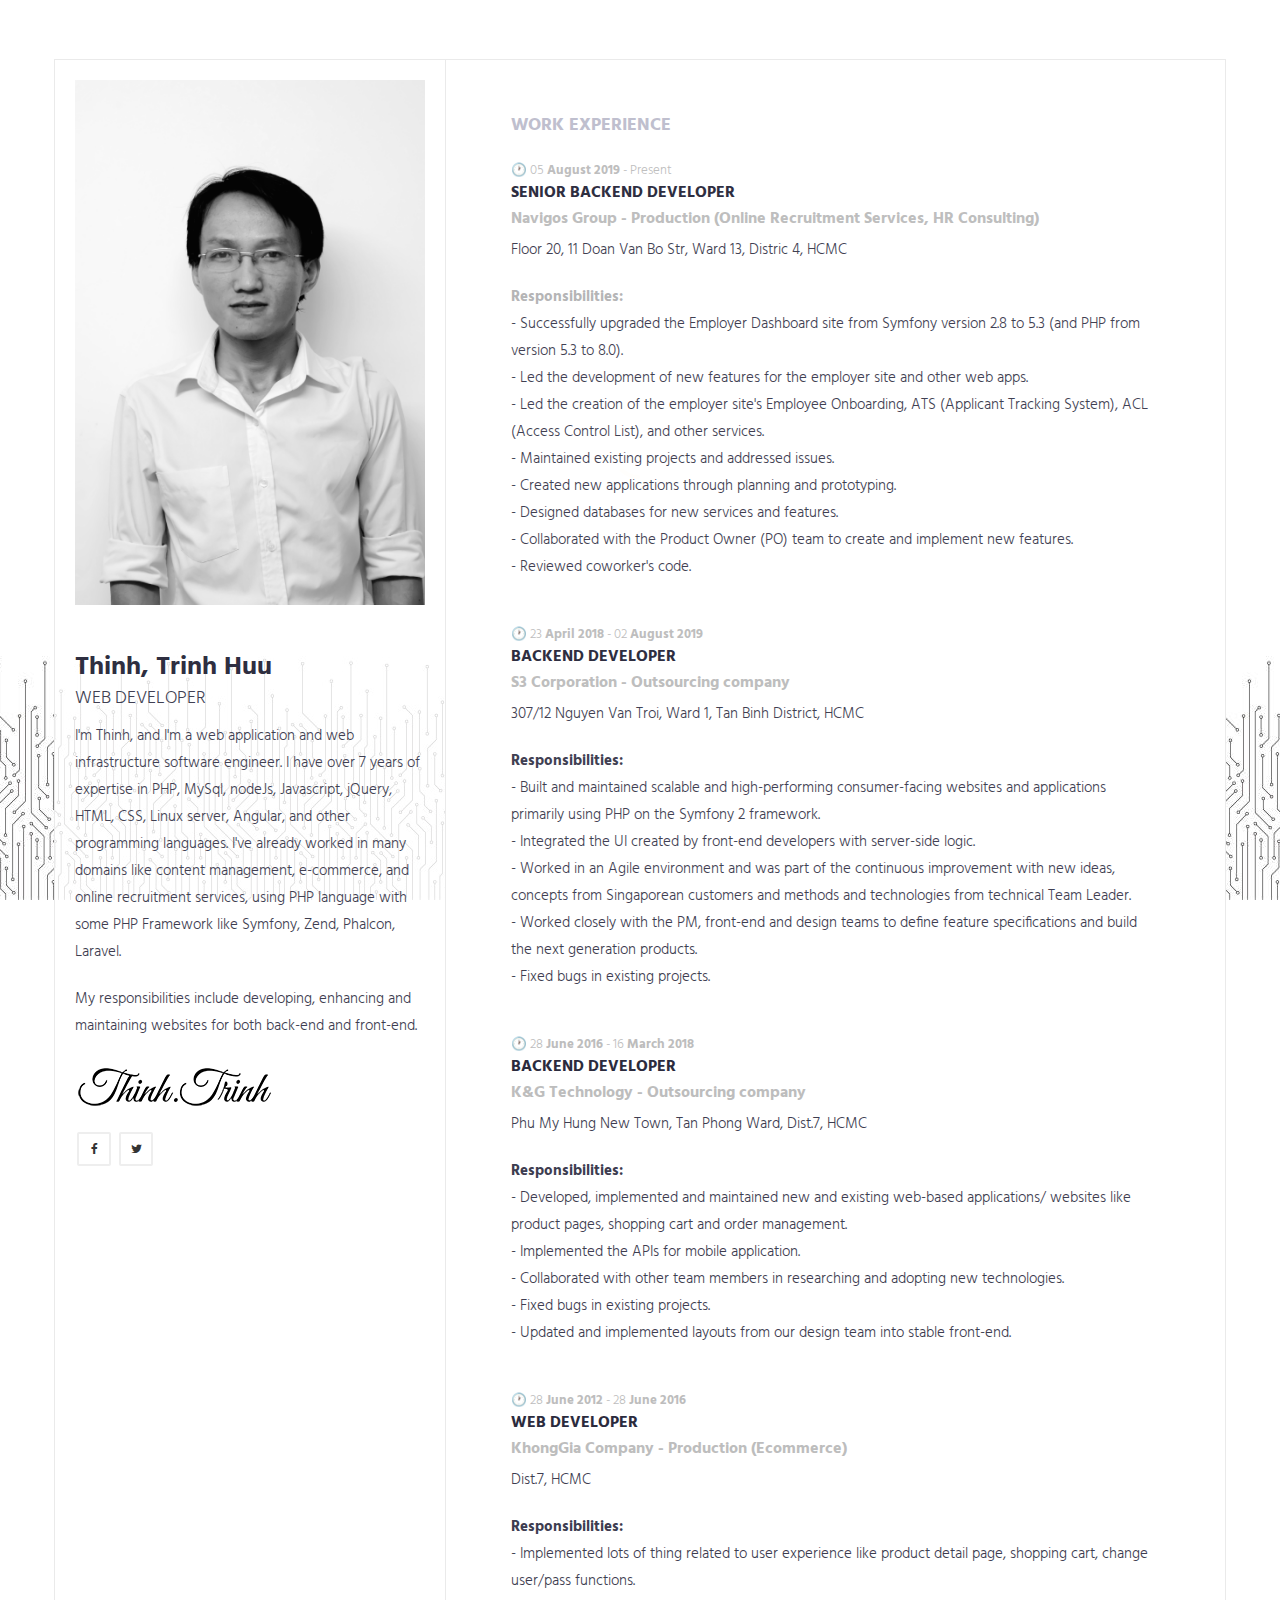
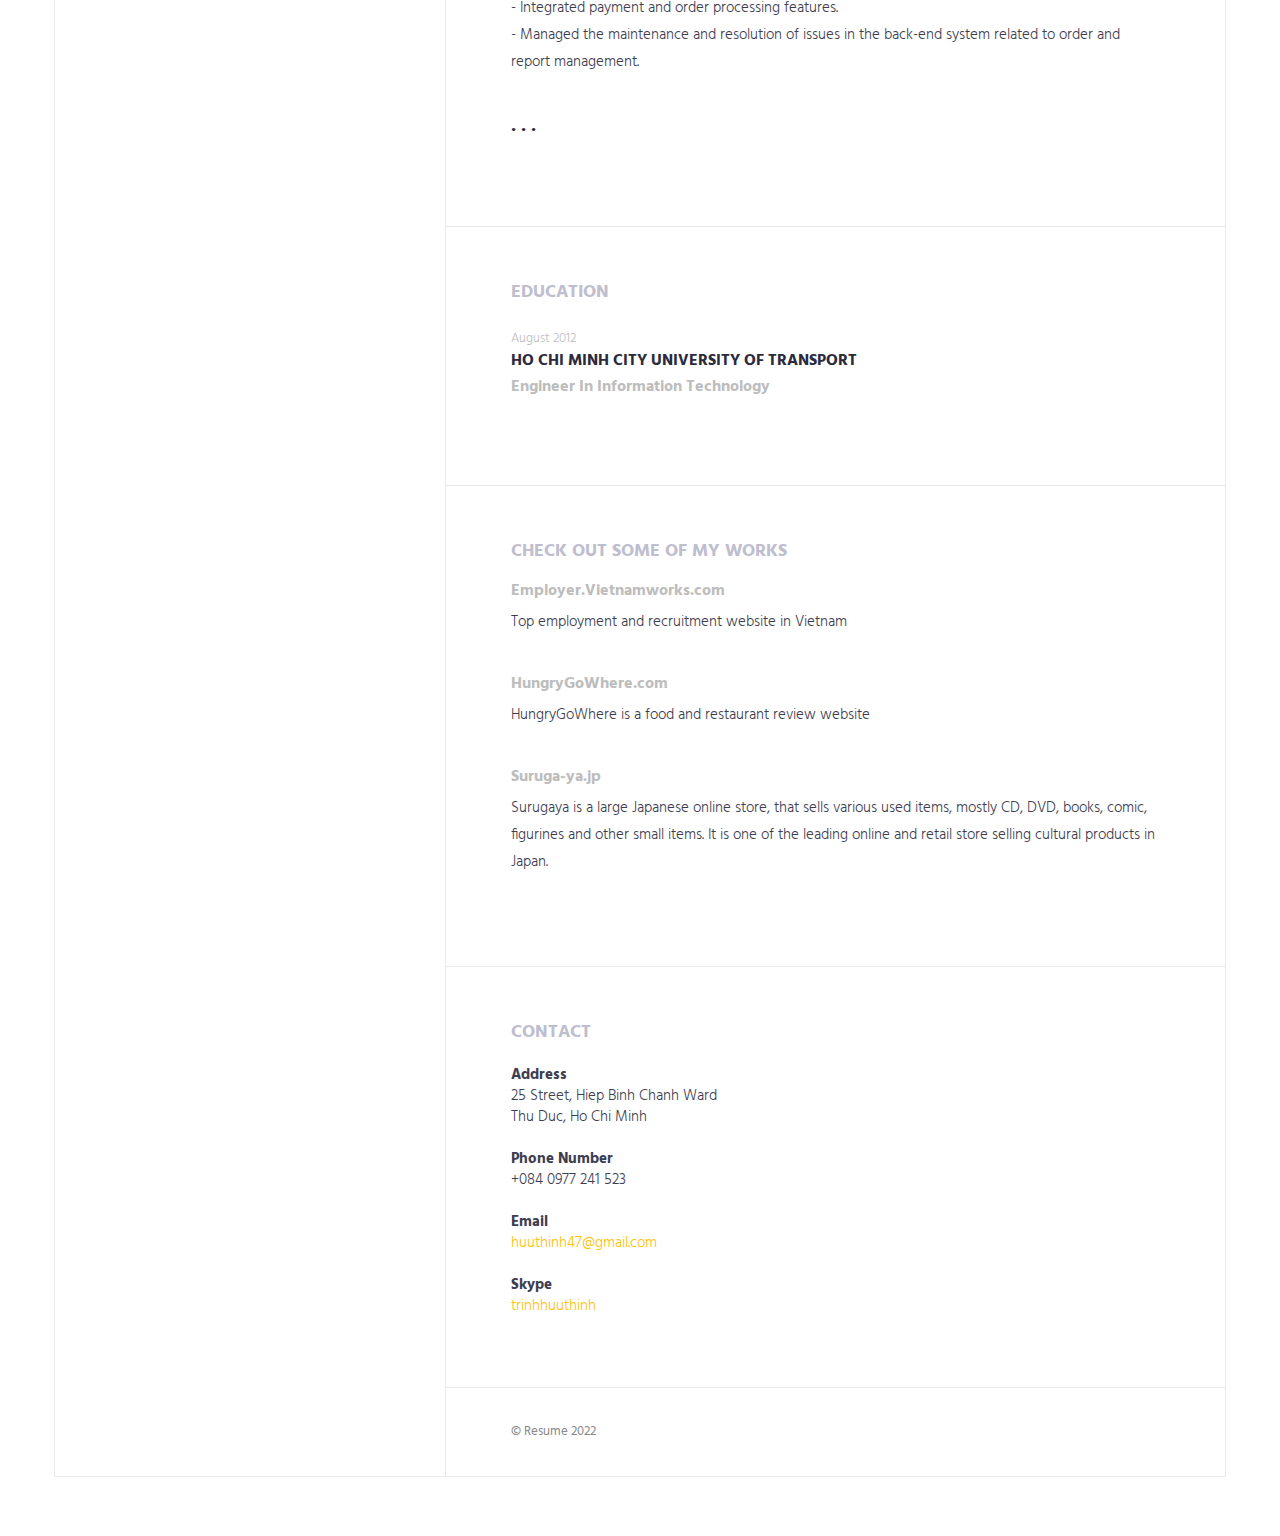
<file: index.html>
<!DOCTYPE html>
<html>
    <head>
        <meta charset="utf-8" />
        <meta http-equiv="X-UA-Compatible" content="IE=edge" />
        <meta name="viewport" content="width=device-width, initial-scale=1" />
        <title>Thinh, Trinh Huu</title>

        <!-- favicon -->
        <link href="favicon.png" rel="icon" />

        <!-- web-fonts -->
        <link
            href="https://fonts.googleapis.com/css?family=Hind:300,400,500,600,700"
            rel="stylesheet"
        />

        <!-- font-awesome -->
        <link href="css/font-awesome.min.css" rel="stylesheet" />

        <!-- Bootstrap -->
        <link href="css/bootstrap.min.css" rel="stylesheet" />

        <!-- Style CSS -->
        <link href="css/style.css" rel="stylesheet" />

        <!-- HTML5 shim and Respond.js for IE8 support of HTML5 elements and media queries -->
        <!-- WARNING: Respond.js doesn't work if you view the page via file:// -->
        <!--[if lt IE 9]>
            <script src="https://oss.maxcdn.com/html5shiv/3.7.2/html5shiv.min.js"></script>
            <script src="https://oss.maxcdn.com/respond/1.4.2/respond.min.js"></script>
        <![endif]-->
    </head>
    <body id="page-top" data-spy="scroll" data-target=".navbar">
        <div id="main-wrapper">
            <!-- Page Preloader -->
            <div id="preloader">
                <div id="status">
                    <div class="status-mes"></div>
                </div>
            </div>

            <div class="columns-block container">
                <div class="left-col-block blocks">
                    <header class="header theiaStickySidebar">
                        <div class="profile-img">
                            <img
                                src="img/img-profile.jpg"
                                class="img-responsive"
                                alt=""
                            />
                        </div>
                        <div class="content">
                            <h1>Thinh, Trinh Huu</h1>
                            <span class="lead">WEB DEVELOPER</span>

                            <div class="about-text">
                                <p>
                                    I'm Thinh, and I'm a web application and web
                                    infrastructure software engineer. I have
                                    over 7 years of expertise in PHP, MySql,
                                    nodeJs, Javascript, jQuery, HTML, CSS, Linux
                                    server, Angular, and other programming
                                    languages. I've already worked in many
                                    domains like content management, e-commerce,
                                    and online recruitment services, using PHP
                                    language with some PHP Framework like
                                    Symfony, Zend, Phalcon, Laravel.
                                </p>

                                <p>
                                    My responsibilities include developing,
                                    enhancing and maintaining websites for both
                                    back-end and front-end.
                                </p>

                                <p>
                                    <img
                                        src="img/my_signature.png"
                                        alt=""
                                        class="img-responsive"
                                    />
                                </p>
                            </div>

                            <ul class="social-icon">
                                <li>
                                    <a
                                        href="https://www.facebook.com/gialang.dl/"
                                        ><i
                                            class="fa fa-facebook"
                                            aria-hidden="true"
                                        ></i
                                    ></a>
                                </li>
                                <li>
                                    <a href="https://twitter.com/gialang_dl"
                                        ><i
                                            class="fa fa-twitter"
                                            aria-hidden="true"
                                        ></i
                                    ></a>
                                </li>
                                <!-- <li><a href="#"><i class="fa fa-linkedin" aria-hidden="true"></i></a></li> -->
                                <!-- <li><a href="#"><i class="fa fa-slack" aria-hidden="true"></i></a></li> -->
                                <!-- <li><a href="#"><i class="fa fa-dribbble" aria-hidden="true"></i></a></li> -->
                            </ul>
                        </div>
                    </header>
                    <!-- .header-->
                </div>
                <!-- .left-col-block -->

                <div class="right-col-block blocks">
                    <div class="theiaStickySidebar">
                        <section
                            class="expertise-wrapper section-wrapper gray-bg"
                            style="display: none"
                        >
                            <div class="container-fluid">
                                <div class="row">
                                    <div class="col-md-12">
                                        <div class="section-title">
                                            <h2>Expertise</h2>
                                        </div>
                                    </div>
                                </div>
                                <!-- .row -->

                                <div class="row">
                                    <div class="col-md-6">
                                        <div class="expertise-item">
                                            <h3>Professionally drive</h3>

                                            <p>
                                                Synergistically strategize
                                                customer directed resources
                                                rather than principle.
                                            </p>
                                        </div>
                                    </div>
                                    <div class="col-md-6">
                                        <div class="expertise-item">
                                            <h3>Seamlessly leverage</h3>

                                            <p>
                                                Quickly repurpose reliable
                                                customer service with orthogonal
                                                ideas. Competently.
                                            </p>
                                        </div>
                                    </div>
                                </div>
                                <div class="row">
                                    <div class="col-md-6">
                                        <div class="expertise-item">
                                            <h3>Interactively incubate</h3>

                                            <p>
                                                Interactively myocardinate high
                                                standards in initiatives rather
                                                than next-generation.
                                            </p>
                                        </div>
                                    </div>

                                    <div class="col-md-6">
                                        <div class="expertise-item">
                                            <h3>Globally streamline</h3>

                                            <p>
                                                Dynamically initiate
                                                client-based convergence
                                                vis-a-vis performance based.
                                            </p>
                                        </div>
                                    </div>
                                </div>
                            </div>
                        </section>
                        <!-- .expertise-wrapper -->

                        <section
                            class="section-wrapper section-experience gray-bg"
                        >
                            <div class="container-fluid">
                                <div class="row">
                                    <div class="col-md-12">
                                        <div class="section-title">
                                            <h2>WORK EXPERIENCE</h2>
                                        </div>
                                    </div>
                                </div>
                                <!--.row-->
                                <div class="row">
                                    <div class="col-md-12">
                                        <div class="content-item">
                                            <small
                                                >🕐 05 <b>August 2019</b> -
                                                Present</small
                                            >
                                            <h3>Senior Backend Developer</h3>
                                            <h4>
                                                Navigos Group - Production
                                                (Online Recruitment Services, HR
                                                Consulting)
                                            </h4>

                                            <p>
                                                Floor 20, 11 Doan Van Bo Str,
                                                Ward 13, Distric 4, HCMC
                                            </p>

                                            <div class="responsibility-detail">
                                                <div>
                                                    <strong
                                                        >Responsibilities:</strong
                                                    >
                                                </div>
                                                <div>
                                                    - Successfully upgraded the
                                                    Employer Dashboard site from
                                                    Symfony version 2.8 to 5.3
                                                    (and PHP from version 5.3 to
                                                    8.0).
                                                </div>
                                                <div>
                                                    - Led the development of new
                                                    features for the employer
                                                    site and other web apps.
                                                </div>
                                                <div>
                                                    - Led the creation of the
                                                    employer site's Employee
                                                    Onboarding, ATS (Applicant
                                                    Tracking System), ACL
                                                    (Access Control List), and
                                                    other services.
                                                </div>
                                                <div>
                                                    - Maintained existing
                                                    projects and addressed
                                                    issues.
                                                </div>
                                                <div>
                                                    - Created new applications
                                                    through planning and
                                                    prototyping.
                                                </div>
                                                <div>
                                                    - Designed databases for new
                                                    services and features.
                                                </div>
                                                <div>
                                                    - Collaborated with the
                                                    Product Owner (PO) team to
                                                    create and implement new
                                                    features.
                                                </div>
                                                <div>
                                                    - Reviewed coworker's code.
                                                </div>
                                            </div>
                                        </div>

                                        <div class="content-item">
                                            <small
                                                >🕐 23 <b>April 2018</b> - 02
                                                <b>August 2019</b></small
                                            >
                                            <h3>Backend Developer</h3>
                                            <h4>
                                                S3 Corporation - Outsourcing
                                                company
                                            </h4>

                                            <p>
                                                307/12 Nguyen Van Troi, Ward 1,
                                                Tan Binh District, HCMC
                                            </p>

                                            <div>
                                                <strong
                                                    >Responsibilities:</strong
                                                >
                                            </div>
                                            <div>
                                                - Built and maintained scalable
                                                and high-performing
                                                consumer-facing websites and
                                                applications primarily using PHP
                                                on the Symfony 2 framework.
                                            </div>
                                            <div>
                                                - Integrated the UI created by
                                                front-end developers with
                                                server-side logic.
                                            </div>
                                            <div>
                                                - Worked in an Agile environment
                                                and was part of the continuous
                                                improvement with new ideas,
                                                concepts from Singaporean
                                                customers and methods and
                                                technologies from technical Team
                                                Leader.
                                            </div>
                                            <div>
                                                - Worked closely with the PM,
                                                front-end and design teams to
                                                define feature specifications
                                                and build the next generation
                                                products.
                                            </div>
                                            <div>
                                                - Fixed bugs in existing
                                                projects.
                                            </div>
                                            <!-- <div>- The site is a food and restaurant review website in Singapore. The food portal has food and culinary guides and videos, along with user-generated reviews of restaurants and dishes.</div> -->
                                        </div>

                                        <div class="content-item">
                                            <small
                                                >🕐 28 <b>June 2016</b> - 16
                                                <b>March 2018</b></small
                                            >
                                            <h3>Backend Developer</h3>
                                            <h4>
                                                K&G Technology - Outsourcing
                                                company
                                            </h4>

                                            <p>
                                                Phu My Hung New Town, Tan Phong
                                                Ward, Dist.7, HCMC
                                            </p>

                                            <div>
                                                <strong
                                                    >Responsibilities:</strong
                                                >
                                            </div>
                                            <div>
                                                - Developed, implemented and
                                                maintained new and existing
                                                web-based applications/ websites
                                                like product pages, shopping
                                                cart and order management.
                                            </div>
                                            <div>
                                                - Implemented the APIs for
                                                mobile application.
                                            </div>
                                            <div>
                                                - Collaborated with other team
                                                members in researching and
                                                adopting new technologies.
                                            </div>
                                            <div>
                                                - Fixed bugs in existing
                                                projects.
                                            </div>
                                            <div>
                                                - Updated and implemented
                                                layouts from our design team
                                                into stable front-end.
                                            </div>
                                        </div>

                                        <div class="content-item">
                                            <small
                                                >🕐 28 <b>June 2012</b> - 28
                                                <b>June 2016</b></small
                                            >
                                            <h3>Web Developer</h3>
                                            <h4>
                                                KhongGia Company - Production
                                                (Ecommerce)
                                            </h4>

                                            <p>Dist.7, HCMC</p>

                                            <div>
                                                <strong
                                                    >Responsibilities:</strong
                                                >
                                            </div>
                                            <div>
                                                - Implemented lots of thing
                                                related to user experience like
                                                product detail page, shopping
                                                cart, change user/pass
                                                functions.
                                            </div>
                                            <div>
                                                - Integrated payment and order
                                                processing features.
                                            </div>
                                            <div>
                                                - Managed the maintenance and
                                                resolution of issues in the
                                                back-end system related to order
                                                and report management.
                                            </div>
                                        </div>

                                        <div class="content-item">
                                            <h3 style="font-size: 20px">
                                                . . .
                                            </h3>
                                        </div>
                                    </div>
                                </div>
                                <!--.row-->
                            </div>
                            <!-- .container-fluid -->
                        </section>
                        <!-- .section-experience -->

                        <section class="section-wrapper section-education">
                            <div class="container-fluid">
                                <div class="row">
                                    <div class="col-md-12">
                                        <div class="section-title">
                                            <h2>EDUCATION</h2>
                                        </div>
                                    </div>
                                </div>
                                <!--.row-->
                                <div class="row">
                                    <div class="col-md-12">
                                        <div class="content-item">
                                            <small>August 2012</small>
                                            <h3>
                                                Ho Chi Minh City University of
                                                Transport
                                            </h3>
                                            <h4>
                                                Engineer In Information
                                                Technology
                                            </h4>
                                        </div>
                                    </div>
                                </div>
                                <!--.row-->
                            </div>
                            <!-- .container-fluid -->
                        </section>
                        <!-- .section-education -->

                        <section
                            class="section-wrapper skills-wrapper"
                            style="
                                display: none !important;
                                opacity: 0;
                                height: 0px;
                                overflow: hidden;
                            "
                        >
                            <div class="container-fluid">
                                <div class="row">
                                    <div class="col-md-12">
                                        <div class="section-title">
                                            <h2>SKILLS</h2>
                                        </div>
                                    </div>
                                </div>
                                <div class="row">
                                    <div class="col-md-12">
                                        <div class="progress-wrapper">
                                            <div class="progress-item">
                                                <span class="progress-title"
                                                    >PHP / NodeJS</span
                                                >

                                                <div class="progress">
                                                    <div
                                                        class="progress-bar"
                                                        role="progressbar"
                                                        aria-valuenow="80"
                                                        title="80%"
                                                        aria-valuemin="0"
                                                        aria-valuemax="100"
                                                        style="width: 80%"
                                                    >
                                                        <span
                                                            class="progress-percent"
                                                        >
                                                            80%</span
                                                        >
                                                    </div>
                                                </div>
                                                <!-- .progress -->
                                            </div>
                                            <!-- .skill-progress -->

                                            <div class="progress-item">
                                                <span class="progress-title"
                                                    >Javascript / Angular /
                                                    Vue</span
                                                >

                                                <div class="progress">
                                                    <div
                                                        class="progress-bar"
                                                        role="progressbar"
                                                        aria-valuenow="75"
                                                        title="75%"
                                                        aria-valuemin="0"
                                                        aria-valuemax="100"
                                                        style="width: 75%"
                                                    >
                                                        <span
                                                            class="progress-percent"
                                                        >
                                                            75%</span
                                                        >
                                                    </div>
                                                </div>
                                                <!-- /.progress -->
                                            </div>
                                            <!-- /.skill-progress -->

                                            <div class="progress-item">
                                                <span class="progress-title"
                                                    >HTML / CSS / Bootstrap
                                                </span>

                                                <div class="progress">
                                                    <div
                                                        class="progress-bar"
                                                        role="progressbar"
                                                        aria-valuenow="75"
                                                        title="75%"
                                                        aria-valuemin="0"
                                                        aria-valuemax="100"
                                                        style="width: 75%"
                                                    >
                                                        <span
                                                            class="progress-percent"
                                                        >
                                                            75%</span
                                                        >
                                                    </div>
                                                </div>
                                                <!-- /.progress -->
                                            </div>
                                            <!-- /.skill-progress -->

                                            <div class="progress-item">
                                                <span class="progress-title"
                                                    >Linux
                                                </span>

                                                <div class="progress">
                                                    <div
                                                        class="progress-bar"
                                                        role="progressbar"
                                                        aria-valuenow="70"
                                                        title="70%"
                                                        aria-valuemin="0"
                                                        aria-valuemax="100"
                                                        style="width: 70%"
                                                    >
                                                        <span
                                                            class="progress-percent"
                                                        >
                                                            70%</span
                                                        >
                                                    </div>
                                                </div>
                                                <!-- /.progress -->
                                            </div>
                                            <!-- /.skill-progress -->

                                            <div class="progress-item">
                                                <span class="progress-title"
                                                    >Communtcation Skills</span
                                                >

                                                <div class="progress">
                                                    <div
                                                        class="progress-bar"
                                                        role="progressbar"
                                                        aria-valuenow="65"
                                                        title="65%"
                                                        aria-valuemin="0"
                                                        aria-valuemax="100"
                                                        style="width: 65%"
                                                    >
                                                        <span
                                                            class="progress-percent"
                                                        >
                                                            65%</span
                                                        >
                                                    </div>
                                                </div>
                                                <!-- /.progress -->
                                            </div>
                                            <!-- /.skill-progress -->
                                            <div class="progress-item">
                                                <span class="progress-title"
                                                    >Project Management</span
                                                >

                                                <div class="progress">
                                                    <div
                                                        class="progress-bar"
                                                        role="progressbar"
                                                        aria-valuenow="70"
                                                        title="70%"
                                                        aria-valuemin="0"
                                                        aria-valuemax="100"
                                                        style="width: 70%"
                                                    >
                                                        <span
                                                            class="progress-percent"
                                                        >
                                                            70%</span
                                                        >
                                                    </div>
                                                </div>
                                                <!-- .progress -->
                                            </div>
                                            <!-- .skill-progress -->
                                        </div>
                                        <!-- /.progress-wrapper -->
                                    </div>
                                </div>
                                <!--.row -->
                            </div>
                            <!-- .container-fluid -->
                        </section>
                        <!-- .skills-wrapper -->

                        <section
                            class="section-wrapper section-interest gray-bg"
                        >
                            <div class="container-fluid">
                                <div class="row">
                                    <div class="col-md-12">
                                        <div class="section-title">
                                            <h2>CHECK OUT SOME OF MY WORKS</h2>
                                        </div>
                                    </div>
                                </div>
                                <!-- .row -->

                                <div class="row">
                                    <div class="col-md-12">
                                        <div class="content-item">
                                            <h4>Employer.Vietnamworks.com</h4>

                                            <p>
                                                Top employment and recruitment
                                                website in Vietnam
                                            </p>
                                        </div>
                                        <div class="content-item">
                                            <h4>HungryGoWhere.com</h4>

                                            <p>
                                                HungryGoWhere is a food and
                                                restaurant review website
                                            </p>
                                        </div>
                                        <div class="content-item">
                                            <h4>Suruga-ya.jp</h4>

                                            <p>
                                                Surugaya is a large Japanese
                                                online store, that sells various
                                                used items, mostly CD, DVD,
                                                books, comic, figurines and
                                                other small items. It is one of
                                                the leading online and retail
                                                store selling cultural products
                                                in Japan.
                                            </p>
                                        </div>
                                    </div>
                                </div>
                                <!-- .row -->
                            </div>
                        </section>
                        <!-- .section-publications -->

                        <section
                            class="section-contact section-wrapper gray-bg"
                        >
                            <div class="container-fluid">
                                <div class="row">
                                    <div class="col-md-12">
                                        <div class="section-title">
                                            <h2>CONTACT</h2>
                                        </div>
                                    </div>
                                </div>
                                <!--.row-->
                                <div class="row">
                                    <div class="col-md-12">
                                        <address>
                                            <strong>Address</strong><br />
                                            25 Street, Hiep Binh Chanh Ward<br />
                                            Thu Duc, Ho Chi Minh
                                        </address>
                                        <address>
                                            <strong>Phone Number</strong><br />
                                            +084 0977 241 523
                                        </address>

                                        <address>
                                            <strong>Email</strong><br />
                                            <a
                                                href="mailto:huuthinh47@gmail.com"
                                                >huuthinh47@gmail.com</a
                                            >
                                        </address>

                                        <address>
                                            <strong>Skype</strong><br />
                                            <a href="skype:trinhhuuthinh"
                                                >trinhhuuthinh</a
                                            >
                                        </address>
                                    </div>
                                </div>
                            </div>
                            <!--.container-fluid-->
                        </section>
                        <!--.section-contact-->

                        <footer class="footer">
                            <div class="copyright-section">
                                <div class="container-fluid">
                                    <div class="row">
                                        <div class="col-md-12">
                                            <div class="copytext">
                                                &copy; Resume 2022
                                            </div>
                                        </div>
                                    </div>
                                    <!--.row-->
                                </div>
                                <!-- .container-fluid -->
                            </div>
                            <!-- .copyright-section -->
                        </footer>
                        <!-- .footer -->
                    </div>
                    <!-- Sticky -->
                </div>
                <!-- .right-col-block -->
            </div>
            <!-- .columns-block -->
        </div>
        <!-- #main-wrapper -->

        <!-- jquery -->
        <script src="js/jquery-2.1.4.min.js"></script>

        <!-- Bootstrap -->
        <script src="js/bootstrap.min.js"></script>
        <script src="js/theia-sticky-sidebar.js"></script>
        <script src="js/scripts.js"></script>
    </body>
</html>
</file>
<file: css/style.css>
/*
Template Name: Resumex
Description: HTML5 / CSS3 One Page
Version: 1.0
Author: themehippo.com
*/

/*------------------------------------------------------------------
# [Color codes]

# Body  (text): #3a4750
# Heading Color #444444
# Theme Color (link color) #82b541
# Mid grey (sub header) #f4f4f4
# -------------------------------------------------------------------*/

body {
  font-family: "Hind", sans-serif;
  font-size: 15px;
  line-height: 1.8em;
  color: #3d3d50;
  font-weight: 300;
  /* background: url("../img/pattern-bg.png") fixed; */
  background: url("../img/pattern-bg-2.jpg") fixed bottom;
  background-repeat: repeat no-repeat;
}

/* --------------------------------------
 * Global Typography
 *------------------------------------------*/

h1,
h2,
h3,
h4,
h5,
h6 {
  margin: 0 0 15px;
  color: #2b2b3d;
}

h1 {
  font-size: 26px;
  line-height: 1.8em;
  font-weight: 700;
}

h2 {
  font-size: 18px;
  line-height: 1.8em;
  font-weight: 700;
}

h3 {
  font-size: 16px;
  line-height: 1.8em;
  font-weight: 500;
}

h4 {
  font-size: 15px;
  line-height: 1.8em;
  font-weight: 500;
}

h5 {
  font-size: 15px;
  line-height: 1.5em;
  font-weight: 500;
}

h6 {
  font-size: 15px;
  line-height: 1.5em;
}

/* --------------------------------------
 * LINK STYLE
 *------------------------------------------*/
a {
  color: #ffc107;
  text-decoration: none;
  -webkit-transition: all 0.3s ease 0s;
  -moz-transition: all 0.3s ease 0s;
  -o-transition: all 0.3s ease 0s;
  transition: all 0.3s ease 0s;
}

a,
a:active,
a:focus,
a:active {
  text-decoration: none;
  outline: none;
}

a:hover,
a:focus {
  text-decoration: none;
  color: #ff9800;
}

p {
  margin-bottom: 20px;
}

ul {
  margin: 0;
  padding: 0;
  list-style: none;
}

/*------------------
 * Button Style
 *------------------*/
.btn {
  padding: 14px 30px 11px;
  margin-bottom: 0;
  font-size: 14px;
  font-weight: 500;
  border-radius: 0;
  border: 0;
  text-transform: uppercase;
}

.btn-lg {
  font-weight: 700;
  font-size: 24px;
  padding: 15px 30px;
}

/*btn-primary*/
.btn-primary {
  background-color: #ffc107;
}

.btn-primary:hover,
.btn-primary:focus,
.btn-primary:active:focus {
  background: #ff9800;
}

/*btn-default*/
.btn-default {
  color: #2a54f5;
  background-color: transparent;
  border: 2px solid #2a54f5;
}

.btn-default:hover,
.btn-default:focus,
.btn-default:active:focus {
  background: #2a54f5;
  color: #ffffff;
  border-color: #2a54f5;
}

button:focus,
.btn:focus,
.btn:active:focus {
  outline: none;
}

/* --------------------
 * Column Block
 * -------------------*/

.columns-block {
  display: -webkit-flex;
  display: flex;
  -webkit-flex-direction: row;
  flex-direction: row;
  margin: 60px auto;
  padding: 0;
  box-shadow: 0 0 0 1px #eaeaea;
}

.blocks {
  box-sizing: border-box;
}

.left-col-block {
  overflow: hidden;
  -webkit-flex: 1 0 0;
  flex: 1 0 0;
  position: relative;
  background: rgba(255, 255, 255, 0.8);
  border-right: 1px solid #eaeaea;
}

.right-col-block {
  -webkit-flex: 2 0 0;
  flex: 2 0 0;
  position: relative;
  background: #ffffff;
}

@media (max-width: 768px) {
  .columns-block {
    display: block;
    margin: 0;
    box-shadow: none;
  }

  .left-col-block {
    width: 100%;
    position: relative;
    border: 0;
  }

  .right-col-block {
    width: 100%;
    position: relative;
    box-shadow: none;
  }
}

@media (min-width: 769px) and (max-width: 1024px) {
  .columns-block {
    margin-top: 30px;
    margin-bottom: 30px;
  }
}

/* --------------------
 * Section Background
 * -------------------*/

.gray-bg {
  background-color: #ffffff;
}

/* --------------------
 *  main Wrapper
 * -------------------*/
#main-wrapper {
  overflow: hidden;
}

/*-------------------
 * Section Wrapper
 *-------------------*/
.section-wrapper {
  padding: 50px;
  border-bottom: 1px solid #eaeaea;
}

@media (max-width: 480px) {
  .section-wrapper {
    padding: 30px 20px;
  }
}

/*---------------------------
* Section Title
*---------------------------*/
.section-title {
  margin-bottom: 15px;
}

.section-title h2 {
  margin-bottom: 5px;
  color: #bebece;
}

/*-----------------------------
 * NAVIGATION & HEADER STYLE
 *-----------------------------*/

.header {
  padding: 20px !important;
  margin: 0;
  position: relative;
}

.header .profile-img {
  margin-bottom: 50px;
}

.header .content-wrapper {
}

.header .content {
  width: 100%;
  margin: 0 auto;
}

.header .content h1 {
  line-height: 1;
  margin: 0 0 5px;
}

.header .content .lead {
  font-size: 18px;
}

.header .content .about-text {
  margin: 10px 0;
}

.header .btn {
  margin-top: 40px;
}

@media (max-width: 768px) {
  .header {
    padding: 0;
    /* text-align    : center; */
    border-bottom: 1px solid #ededed;
  }

  .header img {
    margin: 0 auto;
  }

  .header .content {
    /* padding : 50px; */
    padding: 20px 20px;
  }
}

/* Header Sticky */

.sticky {
  position: -webkit-sticky;
  position: sticky;
  top: 0;
}

/*-------------------
 * Social Icon
 *-------------------*/

.social-icon {
  margin: 20px 0;
  padding: 0;
  display: block;
}

.social-icon li {
  display: inline-block;
  margin: 0 2px;
}

.social-icon li a {
  display: block;
  font-size: 12px;
  color: #333333;
  width: 34px;
  height: 34px;
  line-height: 33px;
  text-align: center;
  border-radius: 2px;
  border: 2px solid #eeeeee;
}

.social-icon li a:hover {
  border-color: #cccccc;
}

/*-------------------
 * Expertise
 *-------------------*/
.expertise-item {
  margin-bottom: 20px;
}

.expertise-item h3 {
  margin-bottom: 5px;
  font-weight: 700;
}

/*-------------------
 * Skills Progressbar
 *-------------------*/

.progress-item {
  position: relative;
}

.progress-item .progress-title {
  font-size: 15px;
  font-weight: 400;
  display: inline-block;
  margin-bottom: 5px;
}

.progress-item .progress {
  height: 4px;
  box-shadow: none;
  border-radius: 5px;
}

.progress-item .progress-bar {
  background-color: #ffc107;
  box-shadow: none;
  text-align: right;
  border-radius: 50px;
}

.progress-item .progress-percent {
  font-size: 10px;
  background-color: #313131;
  position: absolute;
  top: 5px;
  padding: 0 8px;
  border-radius: 3px;
}

.progress-item .progress-percent::before {
  content: "";
  position: absolute;
  left: 0;
  bottom: -4px;
  border-top: 6px solid #313131;
  border-right: 8px solid transparent;
}

/*-------------------
 * Portfolio
 *-------------------*/

.portfolio-item {
  position: relative;
  display: block;
  margin-bottom: 30px;
}

.portfolio-item .portfolio-thumb img {
  height: auto;
  display: block;
  max-width: 100%;
}

.portfolio-item .portfolio-info {
  position: absolute;
  bottom: 0;
  padding: 30px 15px 5px;
  width: 100%;
  background: -webkit-linear-gradient(
    top,
    transparent 0%,
    rgba(0, 0, 0, 0.5) 100%
  );
}

.portfolio-item .portfolio-info h3 {
  margin: 0;
  line-height: 1;
  color: #ffffff;
}

.portfolio-item .portfolio-info small {
  color: #ffffff;
}

.portfolio-item:hover .portfolio-info {
  background: -webkit-linear-gradient(top, transparent 0%, #000 100%);
}

/*-------------------
 * Content Item
 *-------------------*/

.content-item {
  margin-bottom: 40px;
}

.content-item h3 {
  margin: 0 0 10px;
  line-height: 1;
  font-weight: bold;
  text-transform: uppercase;
}

.content-item h4 {
  margin: 0 0 10px;
  line-height: 1;
  font-weight: bold;
  font-size: 16px;
  color: #bdbdbd;
}

.content-item small {
  color: #bdbdbd;
}

/*-------------------
 * Contact
 *-------------------*/

.feedback-form {
  margin-top: 50px;
}

/*-------------------
 * Form Style
 *-------------------*/
.form-control {
  height: 50px;
  padding: 0 20px;
  font-size: 13px;
  line-height: 50px;
  color: #969595;
  border: 1px solid #cccccc;
  border-radius: 0;
  box-shadow: none;
  box-sizing: border-box;
}

.form-control:focus,
.form-control:active {
  box-shadow: none;
}

/* --------------------------------------------
 *   Footer
 *---------------------------------------------- */

/* Copyright */

.footer {
  padding: 30px 50px;
}

.footer .copyright-section {
  font-size: 13px;
  color: #888888;
}

.footer .copyright-section .copytext {
  font-weight: 400;
  display: block;
}

@media (max-width: 480px) {
  .footer {
    padding: 10px 20px;
  }
}

/* ---------------------------------------------- /*
 * Preloader
/* ---------------------------------------------- */
#preloader {
  background: rgba(255, 255, 255, 0.8);
  bottom: 0;
  left: 0;
  position: fixed;
  right: 0;
  top: 0;
  z-index: 9999;
}

#status,
.status-mes {
  background-image: url(../img/preloader.svg);
  background-position: center;
  background-repeat: no-repeat;
  height: 200px;
  left: 50%;
  margin: -100px 0 0 -100px;
  position: absolute;
  top: 50%;
  width: 200px;
}

.status-mes {
  background: none;
  left: 0;
  margin: 0;
  text-align: center;
  top: 65%;
}

/* gialang */
.responsibility-detail strong {
  color: #b4b4b5 !important;
}
.progress-item .progress {
  height: 15px !important;
}
.progress-item .progress-percent {
  display: none !important;
}
.progress-item .progress-bar {
  background-color: #d5d5d5 !important;
}
</file>
